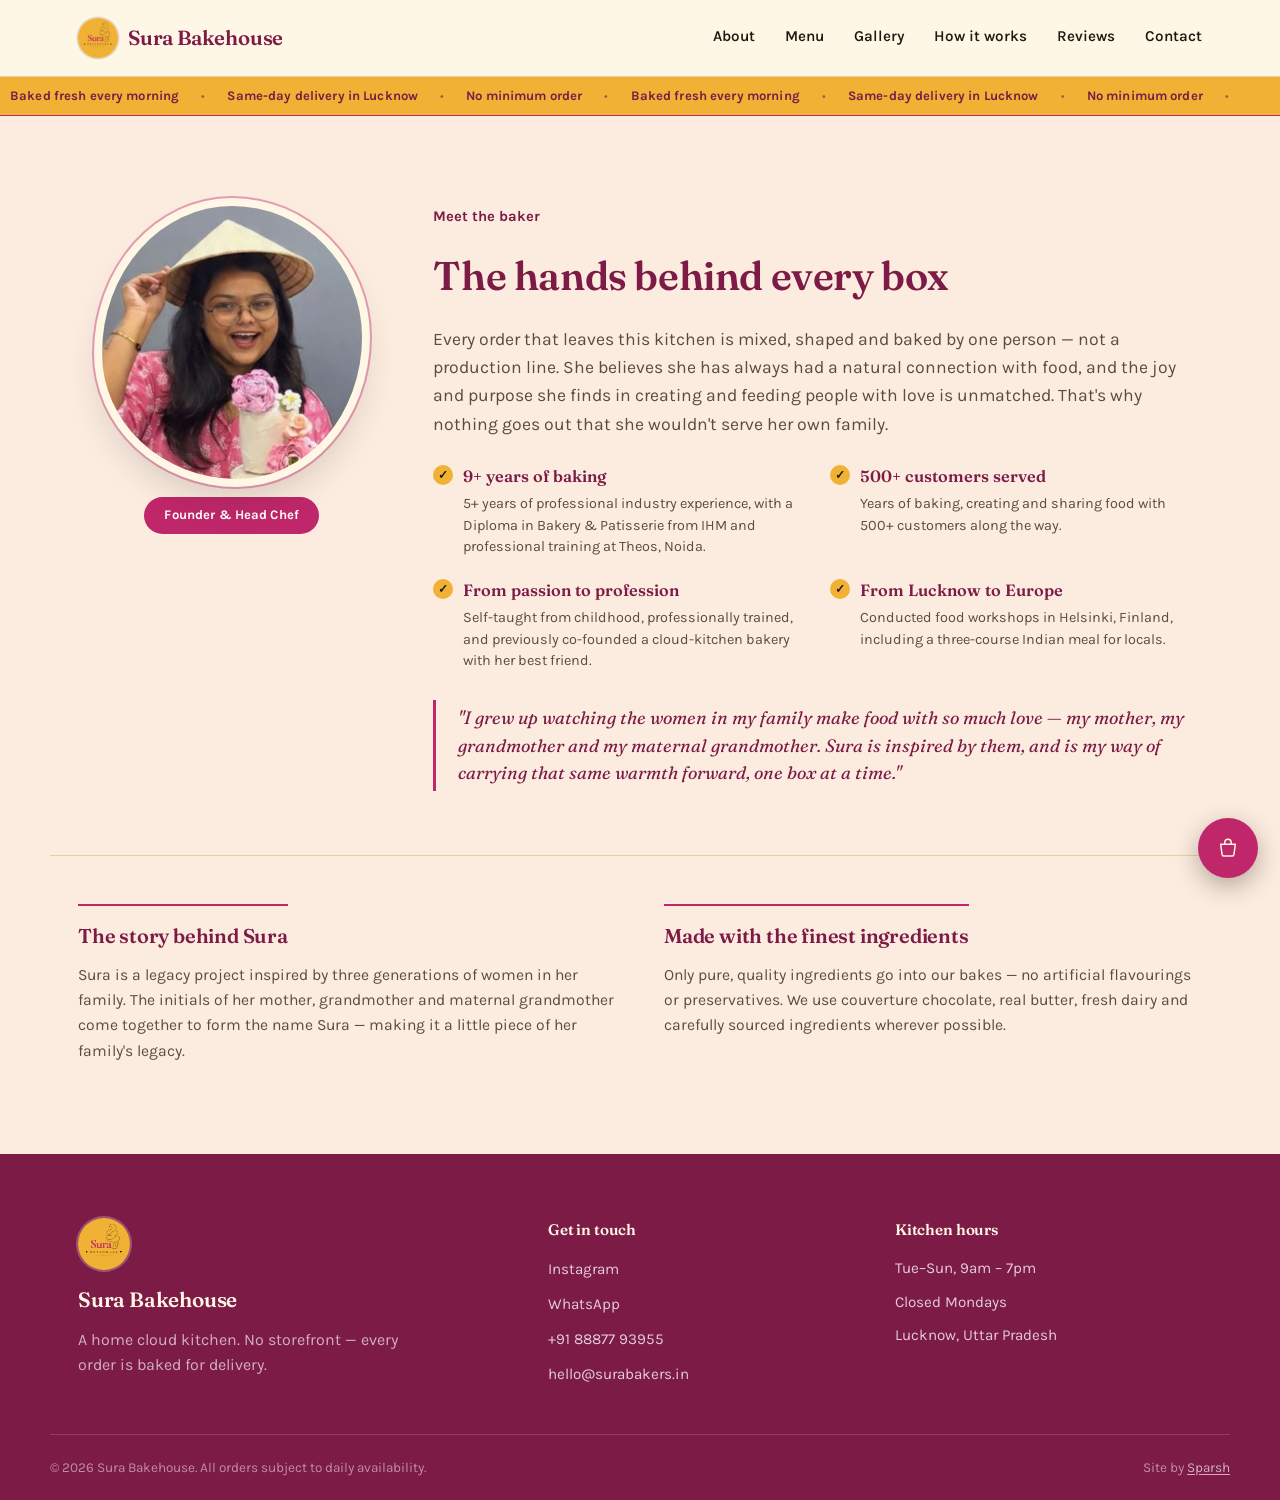
<file: about.html>
<!DOCTYPE html>
<html lang="en">
<head>
<meta charset="UTF-8">
<meta name="viewport" content="width=device-width, initial-scale=1.0">
<title>About — Sura Bakehouse</title>
<meta name="description" content="Meet the baker behind Sura Bakehouse — her training, her story, and what goes into every order.">
<link rel="preconnect" href="https://fonts.googleapis.com">
<link rel="preconnect" href="https://fonts.gstatic.com" crossorigin>
<link href="https://fonts.googleapis.com/css2?family=Fraunces:ital,opsz,wght@0,9..144,400;0,9..144,500;0,9..144,600;0,9..144,700;1,9..144,500&family=Karla:wght@400;500;600;700&display=swap" rel="stylesheet">
<link rel="stylesheet" href="styles.css">
<link rel="icon" type="image/jpeg" href="media/logo.jpg">
</head>
<body>

<a class="skip-link" href="#main">Skip to content</a>

<!-- ============ HEADER ============ -->
<header class="site-header" id="top">
  <div class="wrap header-row">
    <a href="index.html" class="brand">
      <img class="brand-mark" src="media/logo.jpg" alt="Sura Bakehouse logo" width="40" height="40">
      <span class="brand-name">Sura Bakehouse</span>
    </a>

    <nav class="main-nav" aria-label="Primary">
      <a href="about.html">About</a>
      <a href="index.html#menu">Menu</a>
      <a href="gallery.html">Gallery</a>
      <a href="index.html#how-it-works">How it works</a>
      <a href="index.html#reviews">Reviews</a>
      <a href="index.html#contact">Contact</a>
    </nav>

    <button class="nav-toggle" id="navToggle" aria-label="Open menu" aria-expanded="false" aria-controls="mobileNav">
      <span></span><span></span><span></span>
    </button>
  </div>

  <div class="mobile-nav" id="mobileNav" hidden>
    <a href="about.html">About</a>
    <a href="index.html#menu">Menu</a>
    <a href="gallery.html">Gallery</a>
    <a href="index.html#how-it-works">How it works</a>
    <a href="index.html#reviews">Reviews</a>
    <a href="index.html#contact">Contact</a>
  </div>
</header>

<!-- a bit of counter-signage energy, right where a shop would put it -->
<div class="ticker" aria-hidden="true">
  <div class="ticker-track">
    <span>Baked fresh every morning</span><span class="dot">•</span>
    <span>Same-day delivery in Lucknow</span><span class="dot">•</span>
    <span>No minimum order</span><span class="dot">•</span>
    <span>Baked fresh every morning</span><span class="dot">•</span>
    <span>Same-day delivery in Lucknow</span><span class="dot">•</span>
    <span>No minimum order</span><span class="dot">•</span>
  </div>
</div>

<!-- Only shown when the chef has marked today as unavailable in the
     Blocked Dates sheet — hidden by default, filled in by script.js. -->
<div class="break-banner" id="breakBanner" hidden>
  <p id="breakBannerText"></p>
</div>

<main id="main">
  <!-- ============ ABOUT THE CHEF ============ -->
  <section class="about-section" id="about" aria-labelledby="about-heading">
    <div class="wrap about-grid">
      <div class="about-photo-col">
        <div class="chef-portrait">
          <img src="media/baker.jpg" alt="Photo of the chef behind Sura Bakehouse" loading="lazy" onerror="this.closest('.chef-portrait').classList.add('img-missing')">
          <span class="chef-portrait-fallback" aria-hidden="true">
          </span>
        </div>
        <span class="chef-badge">Founder &amp; Head Chef</span>
      </div>

      <div class="about-copy">
        <p class="hero-kicker" style="color: var(--pink-deep);">Meet the baker</p>
        <h1 id="about-heading">The hands behind every box</h1>
        <p class="about-lead">Every order that leaves this kitchen is mixed, shaped and baked by one person — not a production line. She believes she has always had a natural connection with food, and the joy and purpose she finds in creating and feeding people with love is unmatched. That's why nothing goes out that she wouldn't serve her own family.</p>

        <ul class="about-credentials">
          <li>
            <span class="credential-title">9+ years of baking</span>
            <span class="credential-desc">5+ years of professional industry experience, with a Diploma in Bakery &amp; Patisserie from IHM and professional training at Theos, Noida.</span>
          </li>
          <li>
            <span class="credential-title">500+ customers served</span>
            <span class="credential-desc">Years of baking, creating and sharing food with 500+ customers along the way.</span>
          </li>
          <li>
            <span class="credential-title">From passion to profession</span>
            <span class="credential-desc">Self-taught from childhood, professionally trained, and previously co-founded a cloud-kitchen bakery with her best friend.</span>
          </li>
          <li>
            <span class="credential-title">From Lucknow to Europe</span>
            <span class="credential-desc">Conducted food workshops in Helsinki, Finland, including a three-course Indian meal for locals.</span>
          </li>
        </ul>

        <blockquote class="about-quote">
          "I grew up watching the women in my family make food with so much love — my mother, my grandmother and my maternal grandmother. Sura is inspired by them, and is my way of carrying that same warmth forward, one box at a time."
        </blockquote>
      </div>
    </div>

    <div class="wrap about-extra-grid">
      <div class="about-extra-item">
        <h3>The story behind Sura</h3>
        <p>Sura is a legacy project inspired by three generations of women in her family. The initials of her mother, grandmother and maternal grandmother come together to form the name Sura — making it a little piece of her family's legacy.</p>
      </div>
      <div class="about-extra-item">
        <h3>Made with the finest ingredients</h3>
        <p>Only pure, quality ingredients go into our bakes — no artificial flavourings or preservatives. We use couverture chocolate, real butter, fresh dairy and carefully sourced ingredients wherever possible.</p>
      </div>
    </div>
  </section>
</main>

<!-- ============ FOOTER ============ -->
<footer class="site-footer">
  <div class="wrap footer-grid">
    <div class="footer-brand">
      <img class="footer-logo" src="media/logo.jpg" alt="Sura Bakehouse logo" width="52" height="52">
      <span class="brand-name">Sura Bakehouse</span>
      <p>A home cloud kitchen. No storefront — every order is baked for delivery.</p>
    </div>

    <div class="footer-col">
      <h4>Get in touch</h4>
      <ul>
        <li><a href="https://www.instagram.com/surabakehouse" target="_blank" rel="noopener">Instagram</a></li>
        <li><a href="https://wa.me/918887793955" target="_blank" rel="noopener">WhatsApp</a></li>
        <li><a href="tel:+918887793955">+91 88877 93955</a></li>
        <li><a href="mailto:hello@surabakers.in">hello@surabakers.in</a></li>
      </ul>
    </div>

    <div class="footer-col">
      <h4>Kitchen hours</h4>
      <ul class="plain">
        <li>Tue–Sun, 9am – 7pm</li>
        <li>Closed Mondays</li>
        <li>Lucknow, Uttar Pradesh</li>
      </ul>
    </div>
  </div>
  <div class="wrap footer-bottom">
    <p>&copy; <span id="year"></span> Sura Bakehouse. All orders subject to daily availability.</p>
    <p class="footer-credit">Site by <a href="https://de-sparsh.onrender.com/" target="_blank" rel="noopener">Sparsh</a></p>
  </div>
</footer>

<!-- ============ FLOATING ORDER BUTTON ============ -->
<button class="tray-fab" id="trayBtn" aria-haspopup="dialog" aria-controls="trayPanel">
  <svg viewBox="0 0 24 24" width="22" height="22" aria-hidden="true">
    <path d="M4 8h16l-1.5 11a2 2 0 0 1-2 1.8H7.5a2 2 0 0 1-2-1.8L4 8Z" fill="none" stroke="currentColor" stroke-width="1.6" stroke-linejoin="round"/>
    <path d="M8.5 8V6a3.5 3.5 0 0 1 7 0v2" fill="none" stroke="currentColor" stroke-width="1.6"/>
  </svg>
  <span class="tray-count" id="trayCount" hidden>0</span>
</button>

<!-- ============ ORDER TRAY PANEL ============ -->
<div class="tray-overlay" id="trayOverlay" hidden></div>
<aside class="tray-panel" id="trayPanel" role="dialog" aria-modal="true" aria-labelledby="trayTitle" hidden>
  <div class="tray-panel-head">
    <h2 id="trayTitle">Your order</h2>
    <button class="icon-btn" id="trayClose" aria-label="Close order panel">&times;</button>
  </div>

  <div class="tray-body" id="trayBody">
    <!-- item list injected here -->
  </div>

  <form class="tray-form" id="orderForm">
    <div class="field-row">
      <label for="custName">Your name</label>
      <input id="custName" name="name" type="text" required autocomplete="name">
    </div>
    <div class="field-row">
      <label for="custPhone">Phone number</label>
      <input id="custPhone" name="phone" type="tel" required autocomplete="tel" inputmode="tel">
    </div>
    <div class="field-row">
      <label for="custAddress">Delivery address</label>
      <textarea id="custAddress" name="address" rows="2" required autocomplete="street-address"></textarea>
    </div>
    <div class="field-row field-row-split">
      <div class="date-field">
        <label for="dateTrigger">Delivery date</label>
        <button type="button" class="date-picker-trigger" id="dateTrigger" aria-haspopup="dialog" aria-expanded="false" aria-controls="datePickerPanel">
          <span id="dateTriggerLabel">Choose a date</span>
          <svg viewBox="0 0 24 24" width="16" height="16" aria-hidden="true"><rect x="3.5" y="5" width="17" height="16" rx="2" fill="none" stroke="currentColor" stroke-width="1.6"/><path d="M3.5 9.5h17M8 3v4M16 3v4" stroke="currentColor" stroke-width="1.6" stroke-linecap="round"/></svg>
        </button>
        <input type="hidden" id="custDate" name="date" required>

        <div class="date-picker-panel" id="datePickerPanel" role="dialog" aria-label="Choose a delivery date" hidden>
          <div class="date-picker-head">
            <button type="button" class="icon-btn" id="datePrevMonth" aria-label="Previous month">&lsaquo;</button>
            <span id="datePickerMonthLabel">September 2026</span>
            <button type="button" class="icon-btn" id="dateNextMonth" aria-label="Next month">&rsaquo;</button>
          </div>
          <div class="date-picker-weekdays">
            <span>S</span><span>M</span><span>T</span><span>W</span><span>T</span><span>F</span><span>S</span>
          </div>
          <div class="date-picker-grid" id="datePickerGrid"></div>
          <p class="date-picker-legend"><span class="legend-dot"></span> Fully booked — chef's unavailable those days</p>
        </div>
        <p class="date-field-error" id="dateFieldError" hidden></p>
      </div>
      <div>
        <label for="custSlot">Preferred window</label>
        <select id="custSlot" name="slot" required>
          <option value="">Choose one</option>
          <option>Morning (9am–12pm)</option>
          <option>Afternoon (12pm–4pm)</option>
          <option>Evening (4pm–7pm)</option>
        </select>
      </div>
    </div>
    <div class="field-row">
      <label for="custNotes">Notes for the kitchen (optional)</label>
      <textarea id="custNotes" name="notes" rows="2" placeholder="Allergies, message on the cake, gate code..."></textarea>
    </div>

    <div class="tray-total" id="trayTotal">Total: ₹0</div>

    <button type="submit" class="btn btn-primary btn-block" id="submitOrderBtn">Send order to the kitchen</button>
    <p class="tray-note">We'll bake and deliver — you'll hear from us on the phone number above to confirm.</p>
  </form>

  <div class="tray-success" id="traySuccess" hidden>
    <svg viewBox="0 0 60 60" width="52" height="52" aria-hidden="true">
      <circle cx="30" cy="30" r="27" fill="none" stroke="#C0276A" stroke-width="2.5"/>
      <path d="M18 31 L27 40 L43 21" fill="none" stroke="#C0276A" stroke-width="3" stroke-linecap="round" stroke-linejoin="round"/>
    </svg>
    <h3>Your order is on its way to the kitchen</h3>
    <p>We'll call <span id="successPhone">you</span> to confirm the details. Thank you!</p>
    <button class="btn btn-ghost" id="trayDone">Done</button>
  </div>
</aside>

<script src="script.js" defer></script>
</body>
</html>
</file>
<file: styles.css>
/* =========================================================
   SURA BAKERS — design tokens
   ========================================================= */
:root {
  /* Palette drawn directly from the Sura Bakehouse logo:
     the marigold-yellow background, the magenta-pink "Sura"
     script, and the black linework/wordmark. Softened into
     pastel tints where used as backgrounds so body text stays
     easy to read; kept at full strength for accents, buttons,
     and the sections meant to catch the eye. */
  --white: #FFFFFF;
  --white-rgb: 255, 255, 255;

  --ivory: #FFF7E6;      /* soft pastel yellow-cream — page background */
  --paper: #FBE7BE;      /* soft pastel yellow — menu compartment background */
  --paper-line: #E9CFA0; /* soft warm divider lines */

  --pink: #C0276A;       /* the logo's script pink — primary accent, buttons, links */
  --pink-rgb: 192, 39, 106;
  --pink-deep: #7D1B47;  /* deep pink — hover states, dark section backgrounds */

  --saffron: #F1B135;      /* the logo's exact background yellow — bold accents */
  --saffron-rgb: 241, 177, 53;
  --saffron-deep: #C9862A; /* muted amber — small accents on light backgrounds */

  --cocoa: #221812;      /* near-black, matches the logo's linework — primary text */
  --cocoa-rgb: 34, 24, 18;
  --cocoa-soft: #5C4B3E; /* secondary/muted text */

  --font-display: 'Fraunces', Georgia, serif;
  --font-body: 'Karla', Arial, sans-serif;

  --content-w: 1180px;
  --radius-sm: 3px;

  --ease: cubic-bezier(.22, .68, 0, 1);
}

@media (prefers-reduced-motion: reduce) {
  * { animation-duration: 0.001ms !important; animation-iteration-count: 1 !important; transition-duration: 0.001ms !important; }
}

/* =========================================================
   RESET / BASE
   ========================================================= */
*, *::before, *::after { box-sizing: border-box; }
html { scroll-behavior: smooth; }
body {
  margin: 0;
  background: var(--ivory);
  color: var(--cocoa);
  font-family: var(--font-body);
  font-size: 16px;
  line-height: 1.55;
  -webkit-font-smoothing: antialiased;
}
img { max-width: 100%; display: block; }
a { color: inherit; }
h1, h2, h3, h4 {
  font-family: var(--font-display);
  margin: 0;
  color: var(--pink-deep);
  font-weight: 600;
  letter-spacing: -0.01em;
}
p { margin: 0; }
button { font-family: inherit; cursor: pointer; }
:focus-visible {
  outline: 2.5px solid var(--pink);
  outline-offset: 3px;
}

.skip-link {
  position: absolute;
  left: -999px;
  top: 0;
  background: var(--cocoa);
  color: var(--ivory);
  padding: 10px 16px;
  z-index: 999;
}
.skip-link:focus { left: 12px; top: 12px; }

.wrap {
  max-width: var(--content-w);
  margin: 0 auto;
  padding: 0 28px;
}

/* =========================================================
   BUTTONS
   ========================================================= */
.btn {
  display: inline-flex;
  align-items: center;
  justify-content: center;
  gap: 8px;
  padding: 14px 26px;
  border-radius: var(--radius-sm);
  font-weight: 600;
  font-size: 0.98rem;
  text-decoration: none;
  border: 1.5px solid transparent;
  transition: transform 0.18s var(--ease), background 0.18s var(--ease), border-color 0.18s var(--ease);
}
.btn:active { transform: translateY(1px); }
.btn-primary {
  background: var(--pink);
  color: var(--ivory);
}
.btn-primary:hover { background: var(--pink-deep); }
.btn-ghost {
  background: transparent;
  border-color: var(--pink);
  color: var(--pink);
}
.btn-ghost:hover { background: rgba(var(--pink-rgb), 0.06); }
.btn-block { width: 100%; }
.btn:disabled { opacity: 0.55; cursor: not-allowed; }

/* =========================================================
   HEADER
   ========================================================= */
.site-header {
  background: var(--ivory);
  border-bottom: 1px solid var(--paper-line);
}
.header-row {
  display: flex;
  align-items: center;
  gap: 24px;
  height: 76px;
}
.brand {
  display: flex;
  align-items: center;
  gap: 10px;
  text-decoration: none;
  color: var(--pink-deep);
  margin-right: auto;
}
.brand-mark {
  width: 40px;
  height: 40px;
  border-radius: 50%;
  object-fit: cover;
  box-shadow: 0 0 0 1.5px rgba(var(--cocoa-rgb), 0.15);
  flex-shrink: 0;
}
.brand-name {
  font-family: var(--font-display);
  font-weight: 600;
  font-size: 1.28rem;
  letter-spacing: -0.01em;
}
.main-nav {
  display: flex;
  gap: 30px;
}
.main-nav a {
  text-decoration: none;
  font-weight: 600;
  font-size: 0.95rem;
  color: var(--cocoa);
  position: relative;
  padding-bottom: 3px;
}
.main-nav a::after {
  content: '';
  position: absolute;
  left: 0; right: 0; bottom: 0;
  height: 2px;
  background: var(--saffron-deep);
  transform: scaleX(0);
  transform-origin: left;
  transition: transform 0.2s var(--ease);
}
.main-nav a:hover::after { transform: scaleX(1); }

/* floating order button — fixed to the viewport corner instead of
   pinned across the top, so it never competes with page content */
.tray-fab {
  position: fixed;
  right: 22px;
  bottom: 22px;
  z-index: 50;
  width: 60px;
  height: 60px;
  border-radius: 50%;
  background: var(--pink);
  color: var(--ivory);
  border: none;
  display: flex;
  align-items: center;
  justify-content: center;
  box-shadow: 0 8px 24px rgba(var(--cocoa-rgb), 0.32);
  transition: background 0.18s var(--ease), transform 0.18s var(--ease);
}
.tray-fab:hover { background: var(--pink-deep); transform: translateY(-2px); }
.tray-count {
  position: absolute;
  top: -4px; right: -4px;
  background: var(--saffron);
  color: var(--pink-deep);
  font-size: 0.72rem;
  font-weight: 700;
  min-width: 22px;
  height: 22px;
  border-radius: 999px;
  display: flex;
  align-items: center;
  justify-content: center;
  padding: 0 5px;
  border: 2px solid var(--ivory);
}
.tray-count[hidden] { display: none; }

.nav-toggle {
  display: none;
  flex-direction: column;
  gap: 5px;
  background: none;
  border: none;
  padding: 6px;
}
.nav-toggle span {
  width: 22px; height: 2px;
  background: var(--cocoa);
  border-radius: 2px;
}
.mobile-nav {
  display: flex;
  flex-direction: column;
  border-top: 1px solid var(--paper-line);
  padding: 12px 28px 18px;
}
.mobile-nav[hidden] { display: none; }
.mobile-nav a {
  padding: 12px 0;
  text-decoration: none;
  font-weight: 600;
  color: var(--cocoa);
  border-bottom: 1px solid var(--paper-line);
}
@media (max-width: 860px) {
  .main-nav { display: none; }
  .nav-toggle { display: flex; }
}

/* =========================================================
   TICKER — counter-signage strip, immediate movement on load
   ========================================================= */
.ticker {
  background: var(--saffron);
  overflow: hidden;
  white-space: nowrap;
  border-bottom: 1.5px solid var(--pink);
}
.ticker-track {
  display: inline-flex;
  align-items: center;
  gap: 10px;
  padding: 9px 0;
  animation: ticker-scroll 26s linear infinite;
  will-change: transform;
}
.ticker-track span {
  font-weight: 700;
  font-size: 0.82rem;
  letter-spacing: 0.01em;
  color: var(--pink-deep);
  padding: 0 10px;
}
.ticker-track .dot { padding: 0 2px; opacity: 0.6; font-weight: 400; }
@keyframes ticker-scroll {
  from { transform: translateX(0); }
  to   { transform: translateX(-50%); }
}

/* =========================================================
   HERO — full-bleed, dark, meant to be seen from across the room
   ========================================================= */
.hero {
  background: var(--pink-deep);
  padding: 84px 0 96px;
  overflow: hidden;
}
.hero-grid {
  display: grid;
  grid-template-columns: 1.1fr 0.9fr;
  gap: 56px;
  align-items: center;
}
.hero-kicker {
  font-size: 0.92rem;
  color: var(--saffron);
  font-weight: 700;
  margin-bottom: 16px;
}
.hero-title {
  font-size: clamp(2.6rem, 5.8vw, 4.4rem);
  line-height: 1.04;
  display: flex;
  flex-wrap: wrap;
  gap: 0 0.32em;
  color: var(--ivory);
}
.hero-title .reveal-em {
  font-style: italic;
  color: var(--saffron);
  font-weight: 500;
}
.hero-sub {
  margin-top: 24px;
  max-width: 44ch;
  font-size: 1.14rem;
  color: rgba(var(--white-rgb), 0.78);
}
.hero-actions {
  margin-top: 34px;
  display: flex;
  gap: 16px;
  flex-wrap: wrap;
}
.btn-ghost-invert {
  background: transparent;
  border: 1.5px solid rgba(var(--white-rgb), 0.5);
  color: var(--ivory);
}
.btn-ghost-invert:hover { background: rgba(var(--white-rgb), 0.1); border-color: var(--ivory); }

/* photo collage — like snapshots scattered across the counter */
.hero-collage {
  position: relative;
  width: 100%;
  height: 420px;
}
.collage-photo {
  position: absolute;
  margin: 0;
  background: var(--ivory);
  padding: 10px 10px 28px;
  box-shadow: 0 18px 34px rgba(0, 0, 0, 0.35);
  width: 54%;
}
.collage-photo img {
  width: 100%;
  aspect-ratio: 1 / 1;
  object-fit: cover;
  display: block;
  background: var(--paper);
}
.collage-photo.img-missing {
  display: flex;
  align-items: center;
  justify-content: center;
}
.collage-photo.img-missing img { display: none; }
.collage-photo.img-missing::before {
  content: '';
  width: 100%;
  aspect-ratio: 1 / 1;
  background: var(--paper);
  border: 1.5px dashed var(--paper-line);
}
.collage-1 { top: 0; left: 4%; transform: rotate(-7deg); z-index: 2; }
.collage-2 { top: 14%; right: 2%; transform: rotate(6deg); z-index: 1; }
.collage-3 { bottom: 0; left: 24%; transform: rotate(-3deg); z-index: 3; }

/* All mobile overrides for this section live in one place, after
   every base/unconditional rule above — a media-query-scoped
   declaration only wins the cascade if nothing unconditional comes
   after it, so this block must be last or its overrides can silently
   lose to the desktop rules despite the query matching. */
@media (max-width: 900px) {
  .hero-grid { grid-template-columns: 1fr; }
  .hero-collage { order: -1; width: 100%; max-width: 360px; height: 260px; margin: 0 auto 12px; }
  .collage-1 { width: 40%; left: 0; }
  .collage-2 { width: 40%; right: 0; top: 6%; }
  .collage-3 { width: 42%; left: 30%; bottom: -10px; }
}

/* hero staggered reveal (one orchestrated load sequence) */
.reveal {
  opacity: 0;
  transform: translateY(14px);
  animation: reveal-up 0.7s var(--ease) forwards;
  animation-delay: calc(0.25s + (var(--d) * 0.1s));
}
.hero-collage .reveal {
  transform: translateY(14px) rotate(var(--rot, 0deg));
}
.collage-1.reveal { --rot: -7deg; }
.collage-2.reveal { --rot: 6deg; }
.collage-3.reveal { --rot: -3deg; }
@keyframes reveal-up {
  to { opacity: 1; transform: translateY(0) rotate(var(--rot, 0deg)); }
}

/* =========================================================
   SECTION HEAD
   ========================================================= */
.section-head { max-width: 56ch; margin-bottom: 36px; }
.section-head h2 { font-size: clamp(1.9rem, 3.4vw, 2.5rem); margin-bottom: 12px; }
.section-head p { color: var(--cocoa-soft); font-size: 1.05rem; }
.section-head-light h2 { color: var(--ivory); }
.section-head-light p { color: rgba(var(--white-rgb), 0.72); }
.section-head-note { margin-top: 10px; font-size: 0.92rem !important; }
.link-button {
  background: none;
  border: none;
  padding: 0;
  font: inherit;
  color: var(--pink);
  font-weight: 700;
  text-decoration: underline;
  text-underline-offset: 2px;
  cursor: pointer;
}
.link-button:hover { color: var(--pink-deep); }
.link-button-light { color: var(--saffron); }
.link-button-light:hover { color: var(--white); }

/* =========================================================
   ABOUT THE CHEF — warmer, softer, hand-crafted feel;
   deliberately looser than the menu's rigid sweet-box grid
   ========================================================= */
.about-section {
  padding: 90px 0;
  background: rgba(var(--pink-rgb), 0.05);
}
.about-grid {
  display: grid;
  grid-template-columns: 0.4fr 1fr;
  gap: 48px;
  align-items: start;
}
@media (max-width: 860px) {
  .about-grid { grid-template-columns: 1fr; }
  .about-photo-col { display: flex; flex-direction: column; align-items: center; }
}

.about-photo-col {
  display: flex;
  flex-direction: column;
  align-items: center;
  gap: 18px;
  position: sticky;
  top: 100px;
}
@media (max-width: 860px) { .about-photo-col { position: static; } }
.chef-portrait {
  position: relative;
  width: min(260px, 100%);
  aspect-ratio: 1 / 1.05;
  border-radius: 50% 50% 48% 52% / 54% 48% 52% 46%;
  overflow: hidden;
  background: var(--paper);
  box-shadow: 0 0 0 8px var(--ivory), 0 0 0 10px rgba(var(--pink-rgb), 0.4), 0 20px 34px rgba(var(--cocoa-rgb), 0.16);
}
.chef-portrait img {
  position: absolute;
  inset: 0;
  width: 100%;
  height: 100%;
  object-fit: cover;
}
.chef-portrait.img-missing img { display: none; }
.chef-portrait-fallback {
  position: absolute;
  inset: 0;
  display: flex;
  align-items: center;
  justify-content: center;
  color: var(--pink);
  opacity: 0.5;
}
.chef-portrait-fallback svg { width: 34%; height: 34%; }
.chef-badge {
  background: var(--pink);
  color: var(--white);
  font-weight: 700;
  font-size: 0.82rem;
  padding: 8px 20px;
  border-radius: 999px;
  letter-spacing: 0.01em;
}

.about-copy h1 {
  font-size: clamp(1.9rem, 3.2vw, 2.5rem);
  margin: 10px 0 18px;
}
.about-lead {
  font-size: 1.1rem;
  color: var(--cocoa-soft);
  line-height: 1.6;
  margin-bottom: 26px;
}
.about-credentials {
  list-style: none;
  margin: 0 0 28px;
  padding: 0;
  display: grid;
  grid-template-columns: repeat(2, 1fr);
  gap: 20px 24px;
}
.about-credentials li {
  position: relative;
  padding-left: 30px;
}
.about-credentials li::before {
  content: '✓';
  position: absolute;
  left: 0; top: 1px;
  width: 20px; height: 20px;
  border-radius: 50%;
  background: var(--saffron);
  color: var(--cocoa);
  font-size: 0.72rem;
  font-weight: 700;
  line-height: 20px;
  text-align: center;
}
.credential-title {
  display: block;
  font-family: var(--font-display);
  font-weight: 600;
  font-size: 1.02rem;
  color: var(--pink-deep);
  margin-bottom: 4px;
}
.credential-desc {
  display: block;
  font-size: 0.9rem;
  color: var(--cocoa-soft);
  line-height: 1.5;
}
@media (max-width: 560px) {
  .about-credentials { grid-template-columns: 1fr; }
}

.about-quote {
  margin: 0;
  padding: 4px 0 4px 22px;
  border-left: 3px solid var(--pink);
  font-family: var(--font-display);
  font-style: italic;
  font-size: 1.12rem;
  line-height: 1.55;
  color: var(--pink-deep);
}

.about-extra-grid {
  margin-top: 64px;
  padding-top: 48px;
  border-top: 1px solid var(--paper-line);
  display: grid;
  grid-template-columns: repeat(2, 1fr);
  gap: 48px;
}
.about-extra-item h3 {
  font-size: 1.25rem;
  margin-bottom: 12px;
  border-top: 2px solid var(--pink);
  padding-top: 14px;
  display: inline-block;
}
.about-extra-item p {
  color: var(--cocoa-soft);
  line-height: 1.6;
  font-size: 0.98rem;
}
@media (max-width: 760px) {
  .about-extra-grid { grid-template-columns: 1fr; gap: 36px; margin-top: 48px; padding-top: 36px; }
}

/* =========================================================
   MENU
   ========================================================= */
.menu-section { padding: 84px 0; }
.filter-row {
  display: flex;
  gap: 10px;
  flex-wrap: wrap;
  margin-bottom: 34px;
}
.filter-chip {
  background: transparent;
  border: 1.5px solid var(--paper-line);
  color: var(--cocoa-soft);
  padding: 9px 18px;
  border-radius: 999px;
  font-weight: 600;
  font-size: 0.9rem;
  transition: all 0.18s var(--ease);
}
.filter-chip:hover { border-color: var(--pink); }
.filter-chip.is-active {
  background: var(--pink);
  border-color: var(--pink);
  color: var(--ivory);
}

/* the "sweet box" grid: compartments divided by rule lines, not cards+shadows */
.menu-grid {
  display: grid;
  grid-template-columns: repeat(auto-fill, minmax(250px, 1fr));
  background: var(--paper);
  border: 1.5px solid var(--pink);
}
.dish {
  position: relative;
  border-right: 1px solid var(--paper-line);
  border-bottom: 1px solid var(--paper-line);
  display: flex;
  flex-direction: column;
  transition: background 0.2s var(--ease);
}
.dish:hover { background: rgba(var(--saffron-rgb), 0.14); }
.dish.is-hidden { display: none; }
.dish.is-unavailable { background: rgba(var(--cocoa-rgb), 0.03); }
.dish.is-unavailable:hover { background: rgba(var(--cocoa-rgb), 0.03); }

.dish-photo {
  position: relative;
  width: 100%;
  aspect-ratio: 4 / 3;
  background: var(--paper);
  border-bottom: 1px solid var(--paper-line);
  overflow: hidden;
}
.dish-photo img {
  position: absolute;
  inset: 0;
  width: 100%;
  height: 100%;
  object-fit: cover;
}
.dish-photo-fallback {
  position: absolute;
  inset: 0;
  display: flex;
  align-items: center;
  justify-content: center;
  color: var(--pink);
  opacity: 0.55;
}
.dish-photo-fallback svg { width: 44px; height: 44px; }
.dish.is-unavailable .dish-photo-fallback { color: var(--cocoa-soft); opacity: 0.35; }
.dish.is-unavailable .dish-photo img { filter: grayscale(0.6); opacity: 0.7; }

.dish-content {
  padding: 20px 22px 22px;
  display: flex;
  flex-direction: column;
  gap: 10px;
  flex-grow: 1;
}

.dish-name {
  font-family: var(--font-display);
  font-size: 1.18rem;
  font-weight: 600;
  color: var(--pink-deep);
}
.dish-desc {
  font-size: 0.92rem;
  color: var(--cocoa-soft);
  flex-grow: 1;
}
.dish-tag {
  align-self: flex-start;
  font-size: 0.72rem;
  font-weight: 700;
  color: var(--pink);
  border: 1px solid var(--pink);
  border-radius: 999px;
  padding: 3px 10px;
}
.dish-foot {
  display: flex;
  align-items: center;
  justify-content: space-between;
  margin-top: 4px;
}
.dish-price {
  font-weight: 700;
  font-size: 1.05rem;
  color: var(--cocoa);
}
.dish-add {
  background: var(--pink);
  color: var(--ivory);
  border: none;
  border-radius: var(--radius-sm);
  padding: 8px 16px;
  font-weight: 700;
  font-size: 0.85rem;
  transition: background 0.18s var(--ease), transform 0.12s var(--ease);
}
.dish-add:hover { background: var(--pink-deep); }
.dish-add:active { transform: scale(0.96); }

.dish-qty {
  display: flex;
  align-items: center;
  gap: 10px;
  background: var(--pink);
  border-radius: var(--radius-sm);
  overflow: hidden;
}
.dish-qty button {
  background: none;
  border: none;
  color: var(--ivory);
  width: 30px; height: 32px;
  font-size: 1.05rem;
  font-weight: 700;
}
.dish-qty button:hover { background: var(--pink-deep); }
.dish-qty span { color: var(--ivory); font-weight: 700; min-width: 14px; text-align: center; }

/* the sold-out stamp: an actual stamped mark, not a grey overlay */
.stamp {
  position: absolute;
  top: 50%; left: 50%;
  transform: translate(-50%, -55%) rotate(-11deg);
  border: 2.5px solid var(--cocoa);
  color: var(--cocoa);
  font-family: var(--font-display);
  font-style: italic;
  font-weight: 600;
  font-size: 1.05rem;
  padding: 5px 16px;
  border-radius: 4px;
  opacity: 0.8;
  pointer-events: none;
  white-space: nowrap;
}

/* =========================================================
   HOW IT WORKS
   ========================================================= */
.how-section { padding: 20px 0 96px; }
.how-grid {
  display: grid;
  grid-template-columns: repeat(3, 1fr);
  gap: 40px;
}
@media (max-width: 780px) { .how-grid { grid-template-columns: 1fr; gap: 36px; } }
.how-step { border-top: 2px solid var(--pink); padding-top: 18px; }
.how-num {
  font-family: var(--font-display);
  font-size: 1rem;
  font-weight: 600;
  color: var(--saffron-deep);
}
.how-step h3 { margin: 10px 0 8px; font-size: 1.3rem; }
.how-step p { color: var(--cocoa-soft); }

.reveal-on-scroll {
  opacity: 0;
  transform: translateY(16px);
  transition: opacity 0.6s var(--ease), transform 0.6s var(--ease);
}
.reveal-on-scroll.is-visible { opacity: 1; transform: translateY(0); }

/* =========================================================
   REVIEWS
   ========================================================= */
.reviews-section { background: var(--pink-deep); padding: 90px 0; }
.reviews-carousel {
  display: flex;
  align-items: center;
  gap: 18px;
  max-width: 640px;
  margin: 0 auto;
}
.reviews-slide { flex: 1; min-height: 148px; display: flex; align-items: center; }
.reviews-slide .review-card { width: 100%; }
.carousel-nav {
  flex-shrink: 0;
  background: rgba(var(--white-rgb), 0.12);
  border: none;
  color: var(--white);
  width: 40px;
  height: 40px;
  border-radius: 50%;
  font-size: 1.4rem;
  line-height: 1;
  cursor: pointer;
  transition: background 0.18s var(--ease);
}
.carousel-nav:hover { background: rgba(var(--white-rgb), 0.24); }
.carousel-dots {
  display: flex;
  justify-content: center;
  gap: 9px;
  margin-top: 26px;
}
.carousel-dot {
  width: 9px; height: 9px;
  border-radius: 50%;
  border: none;
  background: rgba(var(--white-rgb), 0.3);
  padding: 0;
  cursor: pointer;
  transition: background 0.18s var(--ease);
}
.carousel-dot.is-active { background: var(--saffron); }
.carousel-dot:hover { background: rgba(var(--white-rgb), 0.55); }
.review-card {
  background: rgba(var(--white-rgb), 0.08);
  border: 1px solid rgba(var(--white-rgb), 0.14);
  padding: 26px 24px;
  border-radius: var(--radius-sm);
}
.review-dish {
  font-size: 0.78rem;
  font-weight: 700;
  color: var(--saffron);
  text-transform: none;
  margin-bottom: 12px;
}
.review-text {
  color: rgba(var(--white-rgb), 0.92);
  font-family: var(--font-display);
  font-size: 1.08rem;
  line-height: 1.5;
  font-weight: 400;
}
.review-name {
  margin-top: 16px;
  color: rgba(var(--white-rgb), 0.6);
  font-size: 0.88rem;
  font-weight: 600;
}
@media (max-width: 560px) {
  .reviews-carousel { gap: 10px; }
  .carousel-nav { width: 34px; height: 34px; font-size: 1.2rem; }
}

/* =========================================================
   CTA
   ========================================================= */
.cta-section { padding: 90px 0 110px; }
.cta-inner { text-align: left; max-width: 640px; }
.cta-inner h2 { font-size: clamp(1.9rem, 3.6vw, 2.7rem); margin-bottom: 14px; }
.cta-inner p { color: var(--cocoa-soft); font-size: 1.1rem; margin-bottom: 28px; }
.cta-actions { display: flex; gap: 16px; flex-wrap: wrap; }

/* =========================================================
   FOOTER
   ========================================================= */
.site-footer { background: var(--pink-deep); color: var(--ivory); padding: 64px 0 0; }
.footer-grid {
  display: grid;
  grid-template-columns: 1.4fr 1fr 1fr;
  gap: 40px;
  padding-bottom: 48px;
  border-bottom: 1px solid rgba(var(--white-rgb), 0.15);
}
@media (max-width: 700px) { .footer-grid { grid-template-columns: 1fr; gap: 32px; } }
.footer-brand .brand-name { font-size: 1.3rem; }
.footer-logo {
  width: 52px;
  height: 52px;
  border-radius: 50%;
  object-fit: cover;
  display: block;
  margin-bottom: 14px;
  box-shadow: 0 0 0 2px rgba(var(--white-rgb), 0.25);
}
.footer-brand p { margin-top: 12px; color: rgba(var(--white-rgb), 0.65); max-width: 32ch; }
.footer-col h4 { color: var(--ivory); font-size: 0.95rem; margin-bottom: 16px; }
.footer-col ul { list-style: none; margin: 0; padding: 0; display: flex; flex-direction: column; gap: 10px; }
.footer-col a { text-decoration: none; color: rgba(var(--white-rgb), 0.78); font-size: 0.95rem; transition: color 0.15s; }
.footer-col a:hover { color: var(--saffron); }
.footer-col .plain li { color: rgba(var(--white-rgb), 0.78); font-size: 0.95rem; }
.footer-bottom { padding: 22px 0; display: flex; align-items: center; justify-content: space-between; gap: 16px; flex-wrap: wrap; }
.footer-bottom p { color: rgba(var(--white-rgb), 0.5); font-size: 0.85rem; }
.footer-credit a {
  color: rgba(var(--white-rgb), 0.65);
  text-decoration: underline;
  text-underline-offset: 2px;
  transition: color 0.15s;
}
.footer-credit a:hover { color: var(--saffron); }

/* =========================================================
   TRAY PANEL
   ========================================================= */
.tray-overlay {
  position: fixed; inset: 0;
  background: rgba(var(--cocoa-rgb), 0.45);
  z-index: 60;
}
.tray-panel {
  position: fixed;
  top: 0; right: 0;
  height: 100%;
  width: min(440px, 100%);
  background: var(--ivory);
  z-index: 61;
  display: flex;
  flex-direction: column;
  box-shadow: -8px 0 30px rgba(var(--cocoa-rgb), 0.2);
  transform: translateX(100%);
  transition: transform 0.32s var(--ease);
  overflow-y: auto;
}
.tray-panel[hidden] { display: none; }
.tray-panel.is-open { transform: translateX(0); }
.tray-panel-head {
  display: flex;
  align-items: center;
  justify-content: space-between;
  padding: 22px 26px;
  border-bottom: 1px solid var(--paper-line);
  position: sticky;
  top: 0;
  background: var(--ivory);
}
.icon-btn {
  background: none;
  border: none;
  font-size: 1.6rem;
  line-height: 1;
  color: var(--cocoa-soft);
  padding: 4px 8px;
}
.tray-body { padding: 10px 26px; display: flex; flex-direction: column; gap: 4px; }
.tray-empty { color: var(--cocoa-soft); padding: 24px 0; }
.tray-item {
  display: flex;
  align-items: center;
  justify-content: space-between;
  gap: 12px;
  padding: 14px 0;
  border-bottom: 1px solid var(--paper-line);
}
.tray-item-name { font-weight: 600; font-size: 0.95rem; }
.tray-item-price { color: var(--cocoa-soft); font-size: 0.85rem; }
.tray-item-remove {
  background: none; border: none;
  color: var(--pink);
  font-size: 0.82rem;
  font-weight: 700;
  text-decoration: underline;
}

.tray-form { padding: 18px 26px 30px; display: flex; flex-direction: column; gap: 16px; }
.tray-form[hidden] { display: none; }
.field-row { display: flex; flex-direction: column; gap: 6px; }
.field-row-split { flex-direction: row; gap: 12px; }
.field-row-split > div { flex: 1; display: flex; flex-direction: column; gap: 6px; }
.field-row label { font-size: 0.85rem; font-weight: 700; color: var(--cocoa-soft); }
.field-row input, .field-row select, .field-row textarea {
  border: 1.5px solid var(--paper-line);
  background: #fff;
  border-radius: var(--radius-sm);
  padding: 10px 12px;
  font-family: inherit;
  font-size: 0.95rem;
  color: var(--cocoa);
}
.field-row input:focus, .field-row select:focus, .field-row textarea:focus {
  border-color: var(--pink);
}

/* =========================================================
   DATE PICKER — replaces the native date input so blocked
   days (set by the chef in the Blocked Dates sheet) can be
   shown greyed out and unselectable, right on the calendar.
   ========================================================= */
.date-field { position: relative; }
.date-picker-trigger {
  display: flex;
  align-items: center;
  justify-content: space-between;
  gap: 8px;
  width: 100%;
  border: 1.5px solid var(--paper-line);
  background: #fff;
  border-radius: var(--radius-sm);
  padding: 10px 12px;
  font-family: inherit;
  font-size: 0.95rem;
  color: var(--cocoa-soft);
  text-align: left;
}
.date-picker-trigger.has-value { color: var(--cocoa); font-weight: 600; }
.date-picker-trigger:hover,
.date-picker-trigger[aria-expanded="true"] { border-color: var(--pink); }
.date-picker-trigger svg { color: var(--cocoa-soft); flex-shrink: 0; }

.date-picker-panel {
  position: absolute;
  z-index: 20;
  top: calc(100% + 8px);
  left: 0;
  width: min(300px, 90vw);
  background: #fff;
  border: 1.5px solid var(--paper-line);
  border-radius: var(--radius-sm);
  box-shadow: 0 14px 30px rgba(var(--cocoa-rgb), 0.18);
  padding: 16px;
}
.date-picker-head {
  display: flex;
  align-items: center;
  justify-content: space-between;
  margin-bottom: 12px;
  font-weight: 700;
  font-size: 0.92rem;
  color: var(--pink-deep);
}
.date-picker-head .icon-btn {
  font-size: 1.3rem;
  padding: 2px 10px;
  color: var(--pink);
}
.date-picker-head .icon-btn:hover { color: var(--pink-deep); }
.date-picker-weekdays,
.date-picker-grid {
  display: grid;
  grid-template-columns: repeat(7, 1fr);
}
.date-picker-weekdays {
  margin-bottom: 4px;
}
.date-picker-weekdays span {
  text-align: center;
  font-size: 0.72rem;
  font-weight: 700;
  color: var(--cocoa-soft);
  padding-bottom: 4px;
}
.date-picker-grid { gap: 2px; }
.date-cell {
  aspect-ratio: 1;
  display: flex;
  align-items: center;
  justify-content: center;
  border: none;
  background: none;
  border-radius: 50%;
  font-size: 0.85rem;
  color: var(--cocoa);
  cursor: pointer;
}
.date-cell:hover:not(:disabled) { background: rgba(var(--saffron-rgb), 0.3); }
.date-cell:disabled { cursor: not-allowed; }
.date-cell.is-empty { visibility: hidden; }
.date-cell.is-past { color: var(--paper-line); }
.date-cell.is-today { box-shadow: inset 0 0 0 1.5px var(--pink); }
.date-cell.is-blocked {
  color: rgba(var(--pink-rgb), 0.55);
  text-decoration: line-through;
  background: rgba(var(--pink-rgb), 0.08);
}
.date-cell.is-selected { background: var(--pink); color: var(--white); font-weight: 700; }
.date-picker-legend {
  display: flex;
  align-items: center;
  gap: 7px;
  margin: 12px 0 0;
  font-size: 0.76rem;
  color: var(--cocoa-soft);
}
.legend-dot {
  width: 9px; height: 9px;
  border-radius: 50%;
  background: rgba(var(--pink-rgb), 0.4);
  flex-shrink: 0;
}
.date-field-error {
  font-size: 0.8rem;
  color: var(--pink-deep);
  font-weight: 600;
}

/* site-wide banner for when the chef is on a break today */
.break-banner {
  background: var(--pink-deep);
  color: var(--white);
  text-align: center;
  padding: 11px 20px;
}
.break-banner p {
  font-size: 0.88rem;
  font-weight: 600;
  max-width: var(--content-w);
  margin: 0 auto;
}

.tray-total {
  font-family: var(--font-display);
  font-size: 1.2rem;
  font-weight: 600;
  border-top: 2px solid var(--pink);
  padding-top: 14px;
}
.tray-note { font-size: 0.82rem; color: var(--cocoa-soft); text-align: center; }
.custom-intro { font-size: 0.92rem; color: var(--cocoa-soft); line-height: 1.5; margin: 0 0 4px; }

.tray-success {
  padding: 60px 30px;
  display: flex;
  flex-direction: column;
  align-items: center;
  text-align: center;
  gap: 12px;
}
.tray-success[hidden] { display: none; }
.tray-success h3 { font-size: 1.3rem; }
.tray-success p { color: var(--cocoa-soft); }
.tray-success .btn { margin-top: 14px; }

@media (max-width: 480px) {
  .field-row-split { flex-direction: column; }
}

/* =========================================================
   GALLERY PAGE
   ========================================================= */
.gallery-page-head {
  padding: 64px 0 40px;
  text-align: center;
}
.gallery-page-head h1 {
  font-size: clamp(2.2rem, 4.5vw, 3.2rem);
  margin-bottom: 12px;
}
.gallery-page-head p {
  color: var(--cocoa-soft);
  font-size: 1.08rem;
  max-width: 52ch;
  margin: 0 auto;
}
.gallery-section { padding: 0 0 90px; }
.gallery-grid {
  display: grid;
  grid-template-columns: repeat(auto-fill, minmax(230px, 1fr));
  gap: 18px;
}
.gallery-item {
  position: relative;
  aspect-ratio: 1 / 1;
  border: none;
  padding: 0;
  border-radius: var(--radius-sm);
  overflow: hidden;
  background: var(--paper);
  cursor: pointer;
}
.gallery-item img {
  position: absolute;
  inset: 0;
  width: 100%;
  height: 100%;
  object-fit: cover;
  transition: transform 0.35s var(--ease);
}
.gallery-item:hover img { transform: scale(1.06); }
.gallery-caption {
  position: absolute;
  left: 0; right: 0; bottom: 0;
  padding: 20px 14px 12px;
  background: linear-gradient(to top, rgba(var(--cocoa-rgb), 0.75), transparent);
  color: var(--white);
  font-size: 0.85rem;
  font-weight: 700;
  text-align: left;
}
.gallery-empty { color: var(--cocoa-soft); padding: 40px 0; text-align: center; }

.lightbox {
  position: fixed;
  inset: 0;
  z-index: 80;
  background: rgba(var(--cocoa-rgb), 0.92);
  display: flex;
  align-items: center;
  justify-content: center;
  padding: 40px;
}
.lightbox[hidden] { display: none; }
.lightbox-figure {
  position: relative;
  max-width: min(880px, 90vw);
  max-height: 82vh;
  display: flex;
  flex-direction: column;
  align-items: center;
  gap: 14px;
}
.lightbox-figure img {
  max-width: 100%;
  max-height: 70vh;
  object-fit: contain;
  border-radius: var(--radius-sm);
}
.lightbox-caption {
  color: var(--white);
  font-family: var(--font-display);
  font-size: 1.1rem;
  text-align: center;
}
.lightbox-close {
  position: absolute;
  top: -44px;
  right: 0;
  background: none;
  border: none;
  color: var(--white);
  font-size: 2rem;
  line-height: 1;
  padding: 4px 8px;
}
.lightbox-nav {
  position: fixed;
  top: 50%;
  transform: translateY(-50%);
  background: rgba(var(--white-rgb), 0.12);
  border: none;
  color: var(--white);
  width: 46px;
  height: 46px;
  border-radius: 50%;
  font-size: 1.6rem;
  cursor: pointer;
}
.lightbox-nav:hover { background: rgba(var(--white-rgb), 0.22); }
.lightbox-prev { left: 20px; }
.lightbox-next { right: 20px; }
@media (max-width: 640px) {
  .lightbox-nav { width: 38px; height: 38px; font-size: 1.3rem; }
  .lightbox-prev { left: 8px; }
  .lightbox-next { right: 8px; }
}
</file>
